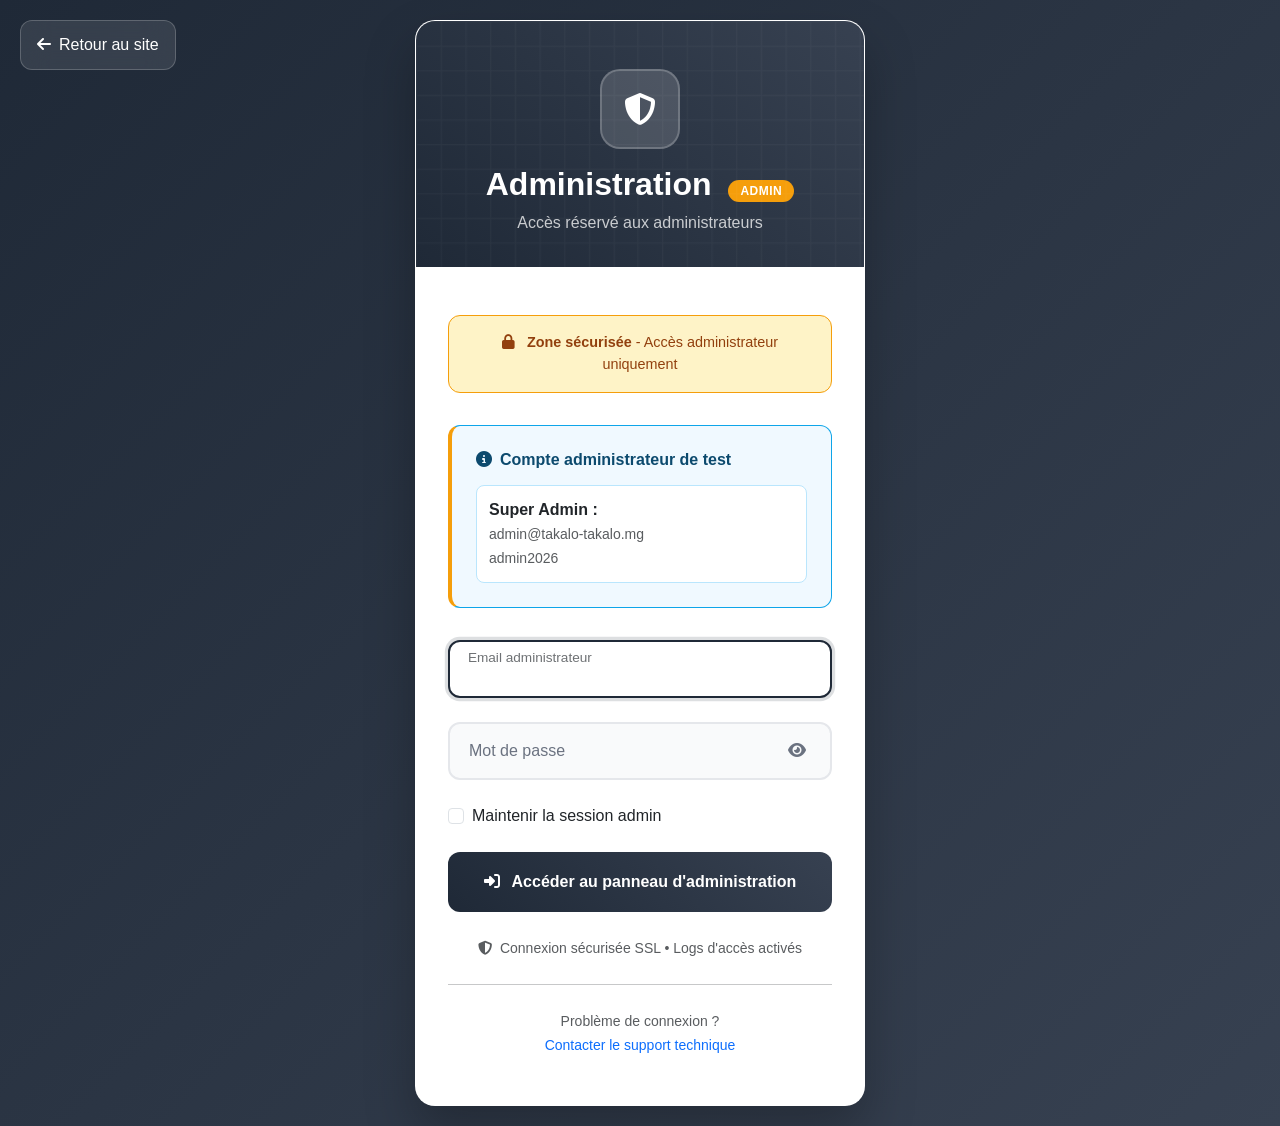
<file: public/admin-login.html>
<!DOCTYPE html>
<html lang="fr">
<head>
    <meta charset="UTF-8">
    <meta name="viewport" content="width=device-width, initial-scale=1.0">
    <title>Connexion Admin - Takalo-takalo</title>
    <link href="https://cdn.jsdelivr.net/npm/bootstrap@5.3.0/dist/css/bootstrap.min.css" rel="stylesheet">
    <link href="https://cdnjs.cloudflare.com/ajax/libs/font-awesome/6.4.0/css/all.min.css" rel="stylesheet">
    <style>
        :root {
            --primary-color: #1f2937;
            --secondary-color: #374151;
            --accent-color: #f59e0b;
            --danger-color: #ef4444;
        }

        body {
            background: linear-gradient(135deg, var(--primary-color) 0%, var(--secondary-color) 100%);
            min-height: 100vh;
            font-family: 'Inter', -apple-system, BlinkMacSystemFont, sans-serif;
        }

        .admin-container {
            min-height: 100vh;
            display: flex;
            align-items: center;
            justify-content: center;
            padding: 20px;
        }

        .admin-card {
            background: white;
            border-radius: 20px;
            box-shadow: 0 25px 50px rgba(0, 0, 0, 0.25);
            overflow: hidden;
            width: 100%;
            max-width: 450px;
            border: 1px solid rgba(255, 255, 255, 0.1);
        }

        .admin-header {
            background: linear-gradient(45deg, var(--primary-color), var(--secondary-color));
            color: white;
            padding: 3rem 2rem 2rem;
            text-align: center;
            position: relative;
        }

        .admin-header::before {
            content: '';
            position: absolute;
            top: 0;
            left: 0;
            right: 0;
            bottom: 0;
            background: url('data:image/svg+xml,<svg xmlns="http://www.w3.org/2000/svg" viewBox="0 0 100 100"><defs><pattern id="grid" width="10" height="10" patternUnits="userSpaceOnUse"><path d="M 10 0 L 0 0 0 10" fill="none" stroke="rgba(255,255,255,0.03)" stroke-width="1"/></pattern></defs><rect width="100" height="100" fill="url(%23grid)"/></svg>');
        }

        .admin-icon {
            width: 80px;
            height: 80px;
            background: rgba(255, 255, 255, 0.15);
            border-radius: 20px;
            display: flex;
            align-items: center;
            justify-content: center;
            font-size: 2rem;
            margin: 0 auto 1rem;
            border: 2px solid rgba(255, 255, 255, 0.2);
            position: relative;
            z-index: 2;
        }

        .admin-form {
            padding: 3rem 2rem;
            background: white;
        }

        .form-floating {
            margin-bottom: 1.5rem;
            position: relative;
        }

        .form-control {
            border: 2px solid #e5e7eb;
            border-radius: 12px;
            padding: 20px 20px 8px;
            font-size: 16px;
            transition: all 0.3s ease;
            background: #f9fafb;
        }

        .form-control:focus {
            border-color: var(--primary-color);
            box-shadow: 0 0 0 0.2rem rgba(31, 41, 55, 0.15);
            background: white;
        }

        .form-floating > label {
            padding: 1rem 1.25rem;
            color: #6b7280;
            font-weight: 500;
        }

        .btn-admin {
            background: linear-gradient(45deg, var(--primary-color), var(--secondary-color));
            border: none;
            border-radius: 12px;
            padding: 18px 30px;
            font-weight: 600;
            color: white;
            width: 100%;
            transition: all 0.3s ease;
            font-size: 16px;
            position: relative;
            overflow: hidden;
        }

        .btn-admin::before {
            content: '';
            position: absolute;
            top: 0;
            left: -100%;
            width: 100%;
            height: 100%;
            background: linear-gradient(90deg, transparent, rgba(255,255,255,0.2), transparent);
            transition: left 0.5s;
        }

        .btn-admin:hover::before {
            left: 100%;
        }

        .btn-admin:hover {
            transform: translateY(-2px);
            box-shadow: 0 10px 30px rgba(31, 41, 55, 0.3);
            color: white;
        }

        .back-home {
            position: fixed;
            top: 20px;
            left: 20px;
            background: rgba(255, 255, 255, 0.1);
            color: white;
            border: 1px solid rgba(255, 255, 255, 0.2);
            border-radius: 12px;
            padding: 12px 16px;
            text-decoration: none;
            backdrop-filter: blur(15px);
            transition: all 0.3s ease;
            font-weight: 500;
        }

        .back-home:hover {
            background: rgba(255, 255, 255, 0.2);
            color: white;
            text-decoration: none;
            transform: translateX(-5px);
        }

        .security-notice {
            background: #fef3c7;
            border: 1px solid #f59e0b;
            border-radius: 12px;
            padding: 1rem;
            margin-bottom: 2rem;
            font-size: 0.9rem;
            color: #92400e;
            text-align: center;
        }

        .demo-credentials {
            background: #f0f9ff;
            border: 1px solid #0ea5e9;
            border-radius: 12px;
            padding: 1.5rem;
            margin-bottom: 2rem;
            border-left: 4px solid var(--accent-color);
        }

        .demo-credentials h6 {
            color: #0c4a6e;
            margin-bottom: 1rem;
            font-weight: 600;
        }

        .credential-item {
            background: white;
            border-radius: 8px;
            padding: 0.75rem;
            margin-bottom: 0.5rem;
            border: 1px solid #bae6fd;
            cursor: pointer;
            transition: all 0.3s ease;
        }

        .credential-item:hover {
            background: #e0f2fe;
            transform: translateX(5px);
        }

        .credential-item:last-child {
            margin-bottom: 0;
        }

        .alert-demo {
            border-radius: 12px;
            border: none;
            margin-bottom: 20px;
            font-weight: 500;
        }

        .password-toggle {
            position: absolute;
            right: 20px;
            top: 50%;
            transform: translateY(-50%);
            background: none;
            border: none;
            color: #6b7280;
            cursor: pointer;
            z-index: 10;
            transition: all 0.3s ease;
        }

        .password-toggle:hover {
            color: var(--primary-color);
        }

        .admin-badge {
            background: var(--accent-color);
            color: white;
            padding: 4px 12px;
            border-radius: 20px;
            font-size: 0.75rem;
            font-weight: 600;
            text-transform: uppercase;
            letter-spacing: 0.5px;
            margin-left: 0.5rem;
        }

        .login-animation {
            opacity: 0;
            transform: translateY(30px);
            animation: slideInUp 0.6s ease forwards;
        }

        @keyframes slideInUp {
            to {
                opacity: 1;
                transform: translateY(0);
            }
        }

        .ripple {
            position: relative;
            overflow: hidden;
        }

        .ripple::after {
            content: '';
            position: absolute;
            top: 50%;
            left: 50%;
            width: 0;
            height: 0;
            border-radius: 50%;
            background: rgba(255, 255, 255, 0.3);
            transform: translate(-50%, -50%);
            transition: width 0.6s, height 0.6s;
        }

        .ripple:active::after {
            width: 300px;
            height: 300px;
        }

        @media (max-width: 768px) {
            .admin-card {
                margin: 10px;
            }
            
            .admin-header,
            .admin-form {
                padding: 2rem 1.5rem;
            }

            .admin-icon {
                width: 60px;
                height: 60px;
                font-size: 1.5rem;
            }
        }
    </style>
</head>
<body>
    <!-- Bouton retour -->
    <a href="index.html" class="back-home">
        <i class="fas fa-arrow-left me-2"></i>Retour au site
    </a>

    <div class="admin-container">
        <div class="admin-card login-animation">
            <!-- En-tête Admin -->
            <div class="admin-header">
                <div class="admin-icon">
                    <i class="fas fa-shield-alt"></i>
                </div>
                <h2 class="mb-2 fw-bold">
                    Administration
                    <span class="admin-badge">Admin</span>
                </h2>
                <p class="mb-0 opacity-75">Accès réservé aux administrateurs</p>
            </div>
            
            <!-- Formulaire -->
            <div class="admin-form">
                <!-- Notice de sécurité -->
                <div class="security-notice">
                    <i class="fas fa-lock me-2"></i>
                    <strong>Zone sécurisée</strong> - Accès administrateur uniquement
                </div>

                <!-- Informations de démo -->
                <div class="demo-credentials">
                    <h6>
                        <i class="fas fa-info-circle me-2"></i>Compte administrateur de test
                    </h6>
                    <div class="credential-item" onclick="fillAdminCredentials()">
                        <strong>Super Admin :</strong><br>
                        <small class="text-muted">admin@takalo-takalo.mg</small><br>
                        <small class="text-muted">admin2026</small>
                    </div>
                </div>

                <!-- Alertes -->
                <div class="alert alert-success alert-demo d-none" id="success-alert">
                    <i class="fas fa-check-circle me-2"></i>
                    Connexion administrateur réussie ! Redirection...
                </div>

                <div class="alert alert-danger alert-demo d-none" id="error-alert">
                    <i class="fas fa-exclamation-triangle me-2"></i>
                    Identifiants administrateur invalides.
                </div>

                <form id="admin-login-form">
                    <div class="form-floating">
                        <input type="email" class="form-control" id="admin-email" name="email" 
                               placeholder="admin@takalo-takalo.mg" required>
                        <label for="admin-email">Email administrateur</label>
                    </div>

                    <div class="form-floating position-relative">
                        <input type="password" class="form-control" id="admin-password" name="password" 
                               placeholder="Mot de passe" required style="padding-right: 60px;">
                        <label for="admin-password">Mot de passe</label>
                        <button type="button" class="password-toggle" onclick="toggleAdminPassword()">
                            <i class="fas fa-eye" id="admin-password-icon"></i>
                        </button>
                    </div>

                    <div class="form-check mb-4">
                        <input class="form-check-input" type="checkbox" id="admin-remember">
                        <label class="form-check-label" for="admin-remember">
                            Maintenir la session admin
                        </label>
                    </div>

                    <button type="submit" class="btn btn-admin ripple">
                        <i class="fas fa-sign-in-alt me-2"></i>
                        Accéder au panneau d'administration
                    </button>
                </form>

                <div class="text-center mt-4">
                    <small class="text-muted">
                        <i class="fas fa-shield-alt me-1"></i>
                        Connexion sécurisée SSL • Logs d'accès activés
                    </small>
                </div>

                <hr class="my-4">

                <div class="text-center">
                    <small class="text-muted">
                        Problème de connexion ?<br>
                        <a href="mailto:support@takalo-takalo.mg" class="text-decoration-none">
                            Contacter le support technique
                        </a>
                    </small>
                </div>
            </div>
        </div>
    </div>

    <script src="https://cdn.jsdelivr.net/npm/bootstrap@5.3.0/dist/js/bootstrap.bundle.min.js"></script>
    <script>
        // Toggle password visibility
        function toggleAdminPassword() {
            const passwordInput = document.getElementById('admin-password');
            const passwordIcon = document.getElementById('admin-password-icon');
            
            if (passwordInput.type === 'password') {
                passwordInput.type = 'text';
                passwordIcon.classList.remove('fa-eye');
                passwordIcon.classList.add('fa-eye-slash');
            } else {
                passwordInput.type = 'password';
                passwordIcon.classList.remove('fa-eye-slash');
                passwordIcon.classList.add('fa-eye');
            }
        }

        // Remplir automatiquement les identifiants admin
        function fillAdminCredentials() {
            document.getElementById('admin-email').value = 'admin@takalo-takalo.mg';
            document.getElementById('admin-password').value = 'admin2026';
            
            // Animation de focus
            document.getElementById('admin-email').focus();
            setTimeout(() => {
                document.getElementById('admin-password').focus();
            }, 300);
        }

        // Gestionnaire du formulaire admin
        document.getElementById('admin-login-form').addEventListener('submit', function(e) {
            e.preventDefault();
            
            const email = document.getElementById('admin-email').value;
            const password = document.getElementById('admin-password').value;
            
            // Vérification des identifiants admin
            if (email === 'admin@takalo-takalo.mg' && password === 'admin2026') {
                
                // Masquer l'alerte d'erreur
                document.getElementById('error-alert').classList.add('d-none');
                
                // Afficher l'alerte de succès
                document.getElementById('success-alert').classList.remove('d-none');
                
                // Animation de chargement sur le bouton
                const submitBtn = document.querySelector('.btn-admin');
                const originalText = submitBtn.innerHTML;
                submitBtn.innerHTML = '<i class="fas fa-spinner fa-spin me-2"></i>Connexion en cours...';
                submitBtn.disabled = true;
                
                // Simulation de redirection
                setTimeout(() => {
                    window.location.href = 'admin-dashboard.html';
                }, 2500);
                
            } else {
                // Masquer l'alerte de succès
                document.getElementById('success-alert').classList.add('d-none');
                
                // Afficher l'alerte d'erreur
                document.getElementById('error-alert').classList.remove('d-none');
                
                // Animation de secousse
                const form = document.getElementById('admin-login-form');
                form.style.animation = 'shake 0.5s ease-in-out';
                setTimeout(() => {
                    form.style.animation = '';
                }, 500);
            }
        });

        // Animation de secousse CSS
        const style = document.createElement('style');
        style.textContent = `
            @keyframes shake {
                0%, 100% { transform: translateX(0); }
                25% { transform: translateX(-10px); }
                75% { transform: translateX(10px); }
            }
        `;
        document.head.appendChild(style);

        // Effet de particles en arrière-plan
        function createParticle() {
            const particle = document.createElement('div');
            particle.style.cssText = `
                position: fixed;
                width: 4px;
                height: 4px;
                background: rgba(255, 255, 255, 0.1);
                border-radius: 50%;
                pointer-events: none;
                top: ${Math.random() * 100}vh;
                left: ${Math.random() * 100}vw;
                animation: float ${3 + Math.random() * 4}s ease-in-out infinite;
                z-index: 1;
            `;
            document.body.appendChild(particle);
            
            setTimeout(() => {
                particle.remove();
            }, 7000);
        }

        // Créer des particules périodiquement
        setInterval(createParticle, 2000);

        // Animation float pour les particules
        const floatStyle = document.createElement('style');
        floatStyle.textContent = `
            @keyframes float {
                0%, 100% { transform: translateY(0px); opacity: 0; }
                50% { transform: translateY(-20px); opacity: 1; }
            }
        `;
        document.head.appendChild(floatStyle);

        // Animation d'entrée de la carte
        document.addEventListener('DOMContentLoaded', function() {
            setTimeout(() => {
                document.querySelector('.login-animation').style.animationDelay = '0.2s';
            }, 100);
        });

        // Effet de focus automatique
        document.addEventListener('DOMContentLoaded', function() {
            setTimeout(() => {
                document.getElementById('admin-email').focus();
            }, 800);
        });
    </script>
</body>
</html>
</file>
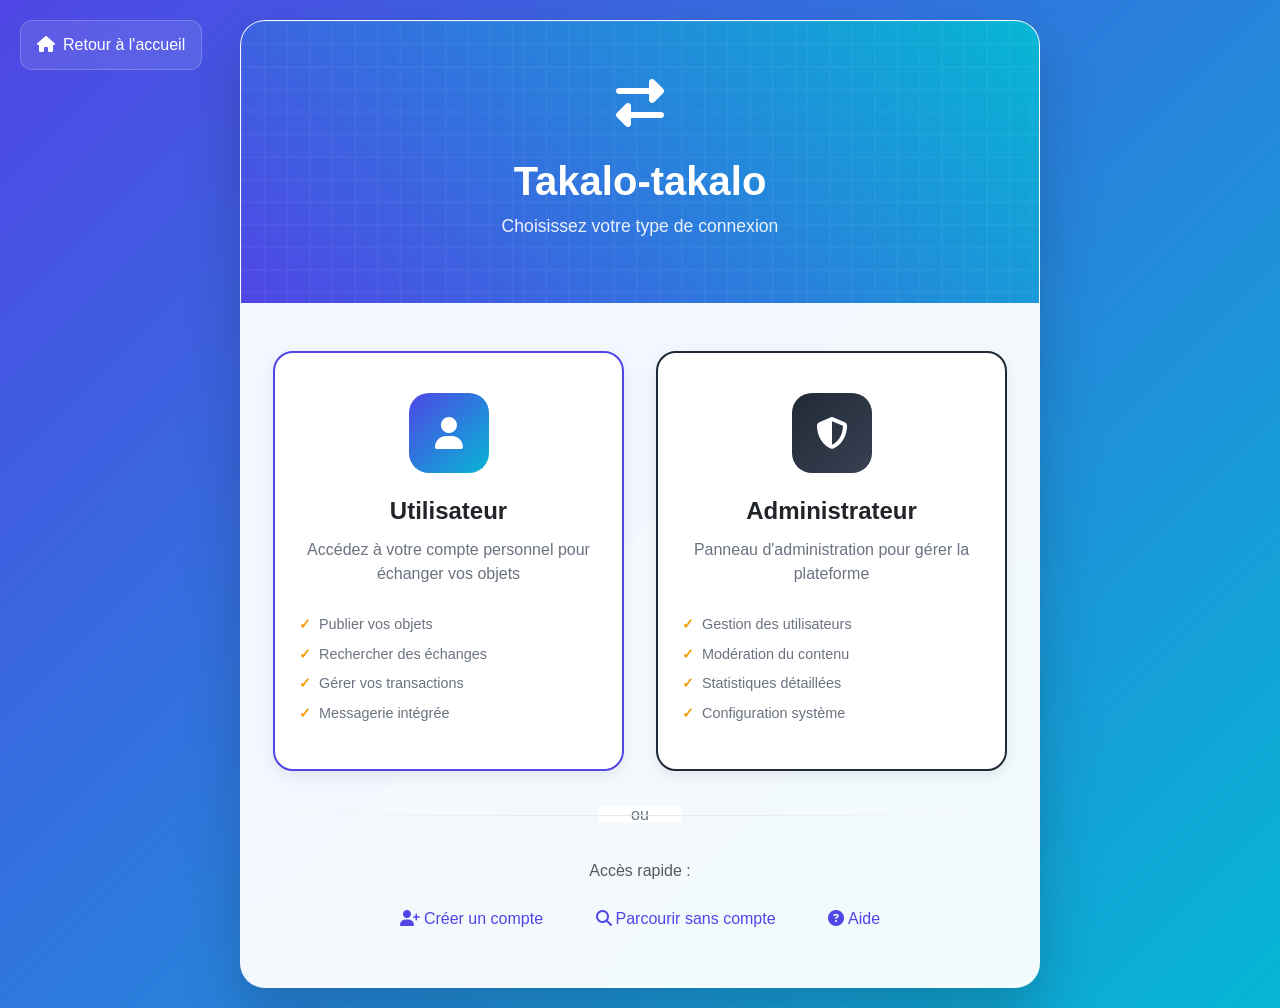
<file: public/login-selector.html>
<!DOCTYPE html>
<html lang="fr">
<head>
    <meta charset="UTF-8">
    <meta name="viewport" content="width=device-width, initial-scale=1.0">
    <title>Connexion - Takalo-takalo</title>
    <link href="https://cdn.jsdelivr.net/npm/bootstrap@5.3.0/dist/css/bootstrap.min.css" rel="stylesheet">
    <link href="https://cdnjs.cloudflare.com/ajax/libs/font-awesome/6.4.0/css/all.min.css" rel="stylesheet">
    <style>
        :root {
            --primary-color: #4f46e5;
            --secondary-color: #06b6d4;
            --accent-color: #f59e0b;
            --admin-color: #1f2937;
        }

        body {
            background: linear-gradient(135deg, var(--primary-color) 0%, var(--secondary-color) 100%);
            min-height: 100vh;
            font-family: 'Inter', -apple-system, BlinkMacSystemFont, sans-serif;
        }

        .login-selector-container {
            min-height: 100vh;
            display: flex;
            align-items: center;
            justify-content: center;
            padding: 20px;
        }

        .selector-card {
            background: rgba(255, 255, 255, 0.95);
            backdrop-filter: blur(20px);
            border-radius: 25px;
            box-shadow: 0 30px 60px rgba(0, 0, 0, 0.2);
            overflow: hidden;
            width: 100%;
            max-width: 800px;
            border: 1px solid rgba(255, 255, 255, 0.2);
        }

        .selector-header {
            background: linear-gradient(45deg, var(--primary-color), var(--secondary-color));
            color: white;
            padding: 3rem 2rem;
            text-align: center;
            position: relative;
        }

        .selector-header::before {
            content: '';
            position: absolute;
            top: 0;
            left: 0;
            right: 0;
            bottom: 0;
            background: url('data:image/svg+xml,<svg xmlns="http://www.w3.org/2000/svg" viewBox="0 0 100 100"><defs><pattern id="grid" width="8" height="8" patternUnits="userSpaceOnUse"><path d="M 8 0 L 0 0 0 8" fill="none" stroke="rgba(255,255,255,0.05)" stroke-width="1"/></pattern></defs><rect width="100" height="100" fill="url(%23grid)"/></svg>');
        }

        .brand-logo {
            font-size: 3rem;
            margin-bottom: 1rem;
            position: relative;
            z-index: 2;
        }

        .brand-title {
            font-size: 2.5rem;
            font-weight: 700;
            margin-bottom: 0.5rem;
            position: relative;
            z-index: 2;
        }

        .brand-subtitle {
            opacity: 0.9;
            font-size: 1.1rem;
            position: relative;
            z-index: 2;
        }

        .selector-body {
            padding: 3rem 2rem;
        }

        .login-options {
            display: grid;
            grid-template-columns: 1fr 1fr;
            gap: 2rem;
            margin-bottom: 2rem;
        }

        .login-option {
            background: white;
            border: 2px solid #e5e7eb;
            border-radius: 20px;
            padding: 2.5rem 1.5rem;
            text-align: center;
            text-decoration: none;
            color: inherit;
            transition: all 0.4s cubic-bezier(0.175, 0.885, 0.32, 1.275);
            position: relative;
            overflow: hidden;
            box-shadow: 0 5px 15px rgba(0, 0, 0, 0.08);
        }

        .login-option::before {
            content: '';
            position: absolute;
            top: 0;
            left: -100%;
            width: 100%;
            height: 100%;
            background: linear-gradient(90deg, transparent, rgba(255,255,255,0.4), transparent);
            transition: left 0.5s;
        }

        .login-option:hover::before {
            left: 100%;
        }

        .login-option:hover {
            transform: translateY(-10px) scale(1.02);
            box-shadow: 0 20px 40px rgba(0, 0, 0, 0.15);
            text-decoration: none;
            color: inherit;
        }

        .user-option {
            border-color: var(--primary-color);
        }

        .user-option:hover {
            background: linear-gradient(135deg, var(--primary-color), var(--secondary-color));
            color: white;
        }

        .admin-option {
            border-color: var(--admin-color);
        }

        .admin-option:hover {
            background: linear-gradient(135deg, var(--admin-color), #374151);
            color: white;
        }

        .option-icon {
            width: 80px;
            height: 80px;
            border-radius: 20px;
            display: flex;
            align-items: center;
            justify-content: center;
            font-size: 2rem;
            margin: 0 auto 1.5rem;
            transition: all 0.3s ease;
        }

        .user-option .option-icon {
            background: linear-gradient(135deg, var(--primary-color), var(--secondary-color));
            color: white;
        }

        .admin-option .option-icon {
            background: linear-gradient(135deg, var(--admin-color), #374151);
            color: white;
        }

        .option-title {
            font-size: 1.5rem;
            font-weight: 700;
            margin-bottom: 0.75rem;
        }

        .option-description {
            color: #6b7280;
            margin-bottom: 1.5rem;
            line-height: 1.5;
        }

        .login-option:hover .option-description {
            color: rgba(255, 255, 255, 0.9);
        }

        .option-features {
            list-style: none;
            padding: 0;
            margin: 0;
            text-align: left;
        }

        .option-features li {
            padding: 0.25rem 0;
            font-size: 0.9rem;
            color: #6b7280;
        }

        .option-features li::before {
            content: '✓';
            color: var(--accent-color);
            font-weight: bold;
            margin-right: 0.5rem;
        }

        .login-option:hover .option-features li {
            color: rgba(255, 255, 255, 0.8);
        }

        .login-option:hover .option-features li::before {
            color: var(--accent-color);
        }

        .back-home {
            position: fixed;
            top: 20px;
            left: 20px;
            background: rgba(255, 255, 255, 0.1);
            color: white;
            border: 1px solid rgba(255, 255, 255, 0.2);
            border-radius: 12px;
            padding: 12px 16px;
            text-decoration: none;
            backdrop-filter: blur(15px);
            transition: all 0.3s ease;
            font-weight: 500;
        }

        .back-home:hover {
            background: rgba(255, 255, 255, 0.2);
            color: white;
            text-decoration: none;
            transform: translateX(-5px);
        }

        .divider {
            text-align: center;
            margin: 2rem 0;
            position: relative;
        }

        .divider::before {
            content: '';
            position: absolute;
            top: 50%;
            left: 0;
            right: 0;
            height: 1px;
            background: linear-gradient(90deg, transparent, #e5e7eb, transparent);
        }

        .divider span {
            background: rgba(255, 255, 255, 0.95);
            padding: 0 2rem;
            color: #6b7280;
            font-weight: 500;
        }

        .quick-access {
            text-align: center;
        }

        .quick-link {
            color: var(--primary-color);
            text-decoration: none;
            font-weight: 500;
            padding: 0.5rem 1rem;
            border-radius: 8px;
            transition: all 0.3s ease;
            display: inline-block;
            margin: 0 0.5rem;
        }

        .quick-link:hover {
            background: var(--primary-color);
            color: white;
            text-decoration: none;
        }

        @media (max-width: 768px) {
            .login-options {
                grid-template-columns: 1fr;
                gap: 1.5rem;
            }
            
            .selector-card {
                margin: 10px;
            }
            
            .selector-header,
            .selector-body {
                padding: 2rem 1.5rem;
            }

            .brand-title {
                font-size: 2rem;
            }

            .login-option {
                padding: 2rem 1rem;
            }

            .option-icon {
                width: 60px;
                height: 60px;
                font-size: 1.5rem;
            }
        }

        .pulse-animation {
            animation: pulse 2s infinite;
        }

        @keyframes pulse {
            0% { transform: scale(1); }
            50% { transform: scale(1.05); }
            100% { transform: scale(1); }
        }

        .fade-in {
            animation: fadeInUp 0.8s ease-out;
        }

        @keyframes fadeInUp {
            from {
                opacity: 0;
                transform: translateY(30px);
            }
            to {
                opacity: 1;
                transform: translateY(0);
            }
        }
    </style>
</head>
<body>
    <!-- Bouton retour -->
    <a href="index.html" class="back-home">
        <i class="fas fa-home me-2"></i>Retour à l'accueil
    </a>

    <div class="login-selector-container">
        <div class="selector-card fade-in">
            <!-- En-tête -->
            <div class="selector-header">
                <div class="brand-logo">
                    <i class="fas fa-exchange-alt"></i>
                </div>
                <h1 class="brand-title">Takalo-takalo</h1>
                <p class="brand-subtitle">Choisissez votre type de connexion</p>
            </div>
            
            <!-- Options de connexion -->
            <div class="selector-body">
                <div class="login-options">
                    <!-- Option Utilisateur -->
                    <a href="user-login.html" class="login-option user-option">
                        <div class="option-icon">
                            <i class="fas fa-user"></i>
                        </div>
                        <h3 class="option-title">Utilisateur</h3>
                        <p class="option-description">
                            Accédez à votre compte personnel pour échanger vos objets
                        </p>
                        <ul class="option-features">
                            <li>Publier vos objets</li>
                            <li>Rechercher des échanges</li>
                            <li>Gérer vos transactions</li>
                            <li>Messagerie intégrée</li>
                        </ul>
                    </a>

                    <!-- Option Admin -->
                    <a href="admin-login.html" class="login-option admin-option">
                        <div class="option-icon">
                            <i class="fas fa-shield-alt"></i>
                        </div>
                        <h3 class="option-title">Administrateur</h3>
                        <p class="option-description">
                            Panneau d'administration pour gérer la plateforme
                        </p>
                        <ul class="option-features">
                            <li>Gestion des utilisateurs</li>
                            <li>Modération du contenu</li>
                            <li>Statistiques détaillées</li>
                            <li>Configuration système</li>
                        </ul>
                    </a>
                </div>

                <!-- Séparateur -->
                <div class="divider">
                    <span>ou</span>
                </div>

                <!-- Accès rapide -->
                <div class="quick-access">
                    <p class="mb-3 text-muted">Accès rapide :</p>
                    <a href="register.html" class="quick-link">
                        <i class="fas fa-user-plus me-1"></i>Créer un compte
                    </a>
                    <a href="objects.html" class="quick-link">
                        <i class="fas fa-search me-1"></i>Parcourir sans compte
                    </a>
                    <a href="index.html#contact" class="quick-link">
                        <i class="fas fa-question-circle me-1"></i>Aide
                    </a>
                </div>
            </div>
        </div>
    </div>

    <script src="https://cdn.jsdelivr.net/npm/bootstrap@5.3.0/dist/js/bootstrap.bundle.min.js"></script>
    <script>
        // Animation au survol des options
        document.querySelectorAll('.login-option').forEach(option => {
            option.addEventListener('mouseenter', function() {
                this.querySelector('.option-icon').classList.add('pulse-animation');
            });
            
            option.addEventListener('mouseleave', function() {
                this.querySelector('.option-icon').classList.remove('pulse-animation');
            });
        });

        // Effet de particules flottantes
        function createFloatingParticle() {
            const particle = document.createElement('div');
            particle.style.cssText = `
                position: fixed;
                width: 6px;
                height: 6px;
                background: rgba(255, 255, 255, 0.2);
                border-radius: 50%;
                pointer-events: none;
                top: ${Math.random() * 100}vh;
                left: ${Math.random() * 100}vw;
                animation: floatUp ${4 + Math.random() * 3}s ease-out forwards;
                z-index: 1;
            `;
            document.body.appendChild(particle);
            
            setTimeout(() => {
                if (particle.parentNode) {
                    particle.remove();
                }
            }, 7000);
        }

        // Créer des particules périodiquement
        setInterval(createFloatingParticle, 3000);

        // Animation CSS pour les particules
        const particleStyle = document.createElement('style');
        particleStyle.textContent = `
            @keyframes floatUp {
                0% { 
                    opacity: 0;
                    transform: translateY(0px) scale(0);
                }
                20% {
                    opacity: 1;
                    transform: translateY(-20px) scale(1);
                }
                100% { 
                    opacity: 0;
                    transform: translateY(-100px) scale(0.5);
                }
            }
        `;
        document.head.appendChild(particleStyle);

        // Effet de clic avec ondulation
        document.querySelectorAll('.login-option').forEach(option => {
            option.addEventListener('click', function(e) {
                // Créer l'effet d'ondulation
                const ripple = document.createElement('div');
                const rect = this.getBoundingClientRect();
                const size = Math.max(rect.width, rect.height);
                const x = e.clientX - rect.left - size / 2;
                const y = e.clientY - rect.top - size / 2;
                
                ripple.style.cssText = `
                    position: absolute;
                    width: ${size}px;
                    height: ${size}px;
                    background: rgba(255, 255, 255, 0.3);
                    border-radius: 50%;
                    left: ${x}px;
                    top: ${y}px;
                    transform: scale(0);
                    animation: ripple 0.6s ease-out;
                    pointer-events: none;
                `;
                
                this.appendChild(ripple);
                
                setTimeout(() => {
                    ripple.remove();
                }, 600);
            });
        });

        // Animation d'ondulation
        const rippleStyle = document.createElement('style');
        rippleStyle.textContent = `
            @keyframes ripple {
                to {
                    transform: scale(2);
                    opacity: 0;
                }
            }
        `;
        document.head.appendChild(rippleStyle);

        // Animation d'entrée séquentielle
        document.addEventListener('DOMContentLoaded', function() {
            const options = document.querySelectorAll('.login-option');
            options.forEach((option, index) => {
                option.style.opacity = '0';
                option.style.transform = 'translateY(30px)';
                
                setTimeout(() => {
                    option.style.transition = 'all 0.6s cubic-bezier(0.175, 0.885, 0.32, 1.275)';
                    option.style.opacity = '1';
                    option.style.transform = 'translateY(0)';
                }, 500 + (index * 200));
            });
        });
    </script>
</body>
</html>
</file>
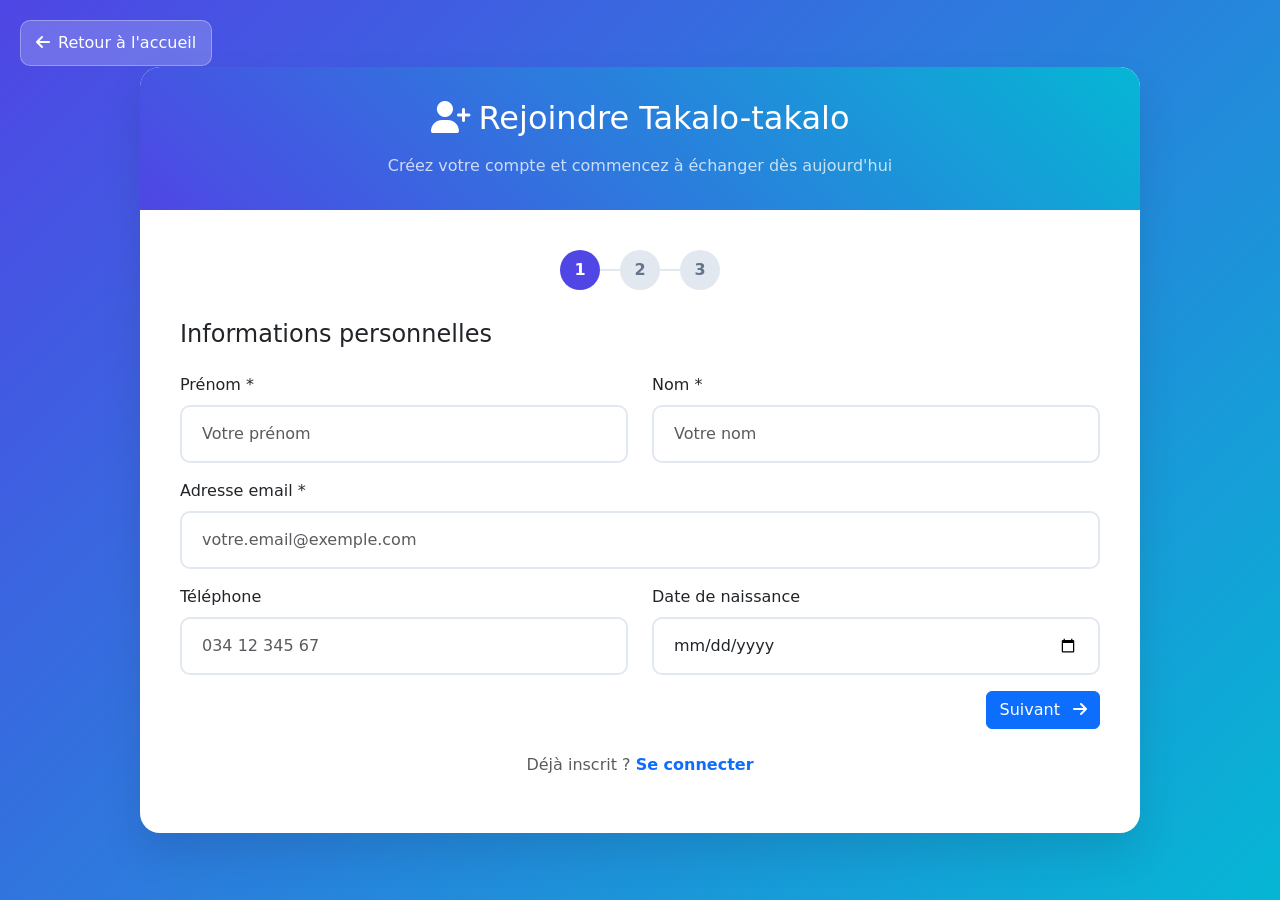
<file: public/register.html>
<!DOCTYPE html>
<html lang="fr">
<head>
    <meta charset="UTF-8">
    <meta name="viewport" content="width=device-width, initial-scale=1.0">
    <title>Inscription - Takalo-takalo</title>
    <link href="https://cdn.jsdelivr.net/npm/bootstrap@5.3.0/dist/css/bootstrap.min.css" rel="stylesheet">
    <link href="https://cdnjs.cloudflare.com/ajax/libs/font-awesome/6.4.0/css/all.min.css" rel="stylesheet">
    <style>
        :root {
            --primary-color: #4f46e5;
            --secondary-color: #06b6d4;
            --accent-color: #f59e0b;
            --success-color: #10b981;
        }

        body {
            background: linear-gradient(135deg, var(--primary-color) 0%, var(--secondary-color) 100%);
            min-height: 100vh;
        }

        .register-container {
            min-height: 100vh;
            padding: 40px 20px;
            display: flex;
            align-items: center;
            justify-content: center;
        }

        .register-card {
            background: white;
            border-radius: 20px;
            box-shadow: 0 20px 40px rgba(0, 0, 0, 0.1);
            overflow: hidden;
            width: 100%;
            max-width: 1000px;
        }

        .register-header {
            background: linear-gradient(45deg, var(--primary-color), var(--secondary-color));
            color: white;
            padding: 2rem;
            text-align: center;
        }

        .register-form {
            padding: 2.5rem;
        }

        .form-control {
            border: 2px solid #e2e8f0;
            border-radius: 10px;
            padding: 15px 20px;
            font-size: 16px;
            transition: all 0.3s ease;
        }

        .form-control:focus {
            border-color: var(--primary-color);
            box-shadow: 0 0 0 0.2rem rgba(79, 70, 229, 0.25);
        }

        .form-select {
            border: 2px solid #e2e8f0;
            border-radius: 10px;
            padding: 15px 20px;
            font-size: 16px;
        }

        .form-select:focus {
            border-color: var(--primary-color);
            box-shadow: 0 0 0 0.2rem rgba(79, 70, 229, 0.25);
        }

        .btn-register {
            background: linear-gradient(45deg, var(--primary-color), var(--secondary-color));
            border: none;
            border-radius: 10px;
            padding: 15px 30px;
            font-weight: 600;
            color: white;
            width: 100%;
            transition: all 0.3s ease;
        }

        .btn-register:hover {
            transform: translateY(-2px);
            box-shadow: 0 8px 25px rgba(79, 70, 229, 0.3);
            color: white;
        }

        .password-strength {
            height: 4px;
            background: #e2e8f0;
            border-radius: 2px;
            margin-top: 5px;
            overflow: hidden;
        }

        .password-strength-bar {
            height: 100%;
            transition: all 0.3s ease;
            width: 0%;
        }

        .strength-weak { background: #ef4444; width: 25%; }
        .strength-fair { background: #f97316; width: 50%; }
        .strength-good { background: #eab308; width: 75%; }
        .strength-strong { background: #22c55e; width: 100%; }

        .back-home {
            position: fixed;
            top: 20px;
            left: 20px;
            background: rgba(255, 255, 255, 0.2);
            color: white;
            border: 1px solid rgba(255, 255, 255, 0.3);
            border-radius: 10px;
            padding: 10px 15px;
            text-decoration: none;
            backdrop-filter: blur(10px);
            transition: all 0.3s ease;
        }

        .back-home:hover {
            background: rgba(255, 255, 255, 0.3);
            color: white;
            text-decoration: none;
        }

        .step-indicator {
            display: flex;
            justify-content: center;
            margin-bottom: 30px;
        }

        .step {
            width: 40px;
            height: 40px;
            border-radius: 50%;
            background: #e2e8f0;
            color: #64748b;
            display: flex;
            align-items: center;
            justify-content: center;
            font-weight: bold;
            margin: 0 10px;
            position: relative;
        }

        .step.active {
            background: var(--primary-color);
            color: white;
        }

        .step.completed {
            background: var(--success-color);
            color: white;
        }

        .step::after {
            content: '';
            position: absolute;
            top: 50%;
            left: 100%;
            width: 20px;
            height: 2px;
            background: #e2e8f0;
            transform: translateY(-50%);
        }

        .step:last-child::after {
            display: none;
        }

        .step.completed::after {
            background: var(--success-color);
        }

        .form-step {
            display: none;
        }

        .form-step.active {
            display: block;
            animation: slideIn 0.3s ease;
        }

        @keyframes slideIn {
            from {
                opacity: 0;
                transform: translateX(30px);
            }
            to {
                opacity: 1;
                transform: translateX(0);
            }
        }

        .alert-demo {
            border-radius: 10px;
            border: none;
        }

        @media (max-width: 768px) {
            .register-card {
                margin: 10px;
            }
            
            .register-form {
                padding: 1.5rem;
            }

            .step {
                width: 30px;
                height: 30px;
                font-size: 14px;
                margin: 0 5px;
            }
        }
    </style>
</head>
<body>
    <!-- Bouton retour -->
    <a href="index.html" class="back-home">
        <i class="fas fa-arrow-left me-2"></i>Retour à l'accueil
    </a>

    <div class="register-container">
        <div class="register-card">
            <!-- En-tête -->
            <div class="register-header">
                <h2 class="mb-3">
                    <i class="fas fa-user-plus me-2"></i>Rejoindre Takalo-takalo
                </h2>
                <p class="mb-0 opacity-75">Créez votre compte et commencez à échanger dès aujourd'hui</p>
            </div>
            
            <!-- Formulaire -->
            <div class="register-form">
                <!-- Indicateur d'étapes -->
                <div class="step-indicator">
                    <div class="step active" data-step="1">1</div>
                    <div class="step" data-step="2">2</div>
                    <div class="step" data-step="3">3</div>
                </div>

                <!-- Alertes -->
                <div class="alert alert-success alert-demo d-none" id="success-alert">
                    <i class="fas fa-check-circle me-2"></i>
                    Inscription réussie ! Un email de confirmation vous a été envoyé.
                </div>

                <div class="alert alert-danger alert-demo d-none" id="error-alert">
                    <i class="fas fa-exclamation-triangle me-2"></i>
                    <span id="error-message">Une erreur s'est produite.</span>
                </div>

                <form id="register-form">
                    <!-- Étape 1: Informations personnelles -->
                    <div class="form-step active" id="step-1">
                        <h4 class="mb-4">Informations personnelles</h4>
                        
                        <div class="row">
                            <div class="col-md-6 mb-3">
                                <label for="prenom" class="form-label">Prénom *</label>
                                <input type="text" class="form-control" id="prenom" name="prenom" 
                                       placeholder="Votre prénom" required>
                            </div>
                            <div class="col-md-6 mb-3">
                                <label for="nom" class="form-label">Nom *</label>
                                <input type="text" class="form-control" id="nom" name="nom" 
                                       placeholder="Votre nom" required>
                            </div>
                        </div>

                        <div class="mb-3">
                            <label for="email" class="form-label">Adresse email *</label>
                            <input type="email" class="form-control" id="email" name="email" 
                                   placeholder="votre.email@exemple.com" required>
                            <div class="invalid-feedback" id="email-feedback"></div>
                        </div>

                        <div class="row">
                            <div class="col-md-6 mb-3">
                                <label for="telephone" class="form-label">Téléphone</label>
                                <input type="tel" class="form-control" id="telephone" name="telephone" 
                                       placeholder="034 12 345 67">
                            </div>
                            <div class="col-md-6 mb-3">
                                <label for="date_naissance" class="form-label">Date de naissance</label>
                                <input type="date" class="form-control" id="date_naissance" name="date_naissance">
                            </div>
                        </div>

                        <div class="text-end">
                            <button type="button" class="btn btn-primary" onclick="nextStep(1)">
                                Suivant <i class="fas fa-arrow-right ms-2"></i>
                            </button>
                        </div>
                    </div>

                    <!-- Étape 2: Sécurité -->
                    <div class="form-step" id="step-2">
                        <h4 class="mb-4">Sécurité du compte</h4>
                        
                        <div class="mb-3">
                            <label for="password" class="form-label">Mot de passe *</label>
                            <input type="password" class="form-control" id="password" name="password" 
                                   placeholder="Créez un mot de passe sécurisé" required>
                            <div class="password-strength">
                                <div class="password-strength-bar" id="strength-bar"></div>
                            </div>
                            <small class="text-muted" id="strength-text">
                                Minimum 8 caractères avec lettres, chiffres et caractères spéciaux
                            </small>
                        </div>

                        <div class="mb-3">
                            <label for="confirm_password" class="form-label">Confirmer le mot de passe *</label>
                            <input type="password" class="form-control" id="confirm_password" name="confirm_password" 
                                   placeholder="Retapez votre mot de passe" required>
                            <div class="invalid-feedback" id="password-feedback"></div>
                        </div>

                        <div class="mb-4">
                            <label for="question_securite" class="form-label">Question de sécurité</label>
                            <select class="form-select" id="question_securite" name="question_securite">
                                <option value="">Choisir une question</option>
                                <option value="animal">Quel est le nom de votre premier animal de compagnie ?</option>
                                <option value="ville">Dans quelle ville êtes-vous né(e) ?</option>
                                <option value="ecole">Quel était le nom de votre école primaire ?</option>
                                <option value="livre">Quel est le titre de votre livre préféré ?</option>
                            </select>
                        </div>

                        <div class="mb-3">
                            <label for="reponse_securite" class="form-label">Réponse à la question</label>
                            <input type="text" class="form-control" id="reponse_securite" name="reponse_securite" 
                                   placeholder="Votre réponse">
                        </div>

                        <div class="d-flex justify-content-between">
                            <button type="button" class="btn btn-secondary" onclick="prevStep(2)">
                                <i class="fas fa-arrow-left me-2"></i>Précédent
                            </button>
                            <button type="button" class="btn btn-primary" onclick="nextStep(2)">
                                Suivant <i class="fas fa-arrow-right ms-2"></i>
                            </button>
                        </div>
                    </div>

                    <!-- Étape 3: Localisation et préférences -->
                    <div class="form-step" id="step-3">
                        <h4 class="mb-4">Localisation et préférences</h4>
                        
                        <div class="row">
                            <div class="col-md-6 mb-3">
                                <label for="ville" class="form-label">Ville *</label>
                                <select class="form-select" id="ville" name="ville" required>
                                    <option value="">Choisir votre ville</option>
                                    <option value="Antananarivo">Antananarivo</option>
                                    <option value="Antsirabe">Antsirabe</option>
                                    <option value="Fianarantsoa">Fianarantsoa</option>
                                    <option value="Mahajanga">Mahajanga</option>
                                    <option value="Toamasina">Toamasina</option>
                                    <option value="Antsiranana">Antsiranana</option>
                                    <option value="Toliara">Toliara</option>
                                </select>
                            </div>
                            <div class="col-md-6 mb-3">
                                <label for="quartier" class="form-label">Quartier</label>
                                <input type="text" class="form-control" id="quartier" name="quartier" 
                                       placeholder="Votre quartier">
                            </div>
                        </div>

                        <div class="mb-3">
                            <label class="form-label">Catégories d'intérêt</label>
                            <div class="row">
                                <div class="col-md-4 col-sm-6 mb-2">
                                    <div class="form-check">
                                        <input class="form-check-input" type="checkbox" id="cat-vetements" name="categories[]" value="vetements">
                                        <label class="form-check-label" for="cat-vetements">
                                            <i class="fas fa-tshirt me-1"></i>Vêtements
                                        </label>
                                    </div>
                                </div>
                                <div class="col-md-4 col-sm-6 mb-2">
                                    <div class="form-check">
                                        <input class="form-check-input" type="checkbox" id="cat-livres" name="categories[]" value="livres">
                                        <label class="form-check-label" for="cat-livres">
                                            <i class="fas fa-book me-1"></i>Livres
                                        </label>
                                    </div>
                                </div>
                                <div class="col-md-4 col-sm-6 mb-2">
                                    <div class="form-check">
                                        <input class="form-check-input" type="checkbox" id="cat-electronique" name="categories[]" value="electronique">
                                        <label class="form-check-label" for="cat-electronique">
                                            <i class="fas fa-laptop me-1"></i>Électronique
                                        </label>
                                    </div>
                                </div>
                                <div class="col-md-4 col-sm-6 mb-2">
                                    <div class="form-check">
                                        <input class="form-check-input" type="checkbox" id="cat-sports" name="categories[]" value="sports">
                                        <label class="form-check-label" for="cat-sports">
                                            <i class="fas fa-football-ball me-1"></i>Sports
                                        </label>
                                    </div>
                                </div>
                                <div class="col-md-4 col-sm-6 mb-2">
                                    <div class="form-check">
                                        <input class="form-check-input" type="checkbox" id="cat-maison" name="categories[]" value="maison">
                                        <label class="form-check-label" for="cat-maison">
                                            <i class="fas fa-home me-1"></i>Maison
                                        </label>
                                    </div>
                                </div>
                                <div class="col-md-4 col-sm-6 mb-2">
                                    <div class="form-check">
                                        <input class="form-check-input" type="checkbox" id="cat-dvd" name="categories[]" value="dvd">
                                        <label class="form-check-label" for="cat-dvd">
                                            <i class="fas fa-compact-disc me-1"></i>DVD/Blu-ray
                                        </label>
                                    </div>
                                </div>
                            </div>
                        </div>

                        <div class="mb-4">
                            <div class="form-check">
                                <input class="form-check-input" type="checkbox" id="notifications" name="notifications" checked>
                                <label class="form-check-label" for="notifications">
                                    Recevoir des notifications par email
                                </label>
                            </div>
                            <div class="form-check">
                                <input class="form-check-input" type="checkbox" id="newsletter" name="newsletter">
                                <label class="form-check-label" for="newsletter">
                                    S'abonner à la newsletter
                                </label>
                            </div>
                        </div>

                        <div class="mb-4">
                            <div class="form-check">
                                <input class="form-check-input" type="checkbox" id="terms" name="terms" required>
                                <label class="form-check-label" for="terms">
                                    J'accepte les <a href="#" data-bs-toggle="modal" data-bs-target="#termsModal">conditions d'utilisation</a> 
                                    et la <a href="#" data-bs-toggle="modal" data-bs-target="#privacyModal">politique de confidentialité</a> *
                                </label>
                            </div>
                        </div>

                        <div class="d-flex justify-content-between">
                            <button type="button" class="btn btn-secondary" onclick="prevStep(3)">
                                <i class="fas fa-arrow-left me-2"></i>Précédent
                            </button>
                            <button type="submit" class="btn btn-register">
                                <i class="fas fa-user-plus me-2"></i>Créer mon compte
                            </button>
                        </div>
                    </div>
                </form>

                <div class="text-center mt-4">
                    <p class="text-muted">
                        Déjà inscrit ? 
                        <a href="login-selector.html" class="text-decoration-none fw-bold">
                            Se connecter
                        </a>
                    </p>
                </div>
            </div>
        </div>
    </div>

    <!-- Modal Conditions d'utilisation -->
    <div class="modal fade" id="termsModal" tabindex="-1">
        <div class="modal-dialog modal-lg">
            <div class="modal-content">
                <div class="modal-header">
                    <h5 class="modal-title">Conditions d'utilisation</h5>
                    <button type="button" class="btn-close" data-bs-dismiss="modal"></button>
                </div>
                <div class="modal-body">
                    <h6>1. Acceptation des conditions</h6>
                    <p>En utilisant Takalo-takalo, vous acceptez ces conditions d'utilisation...</p>
                    
                    <h6>2. Description du service</h6>
                    <p>Takalo-takalo est une plateforme d'échange d'objets entre particuliers...</p>
                    
                    <h6>3. Responsabilités de l'utilisateur</h6>
                    <p>Vous vous engagez à utiliser le service de manière appropriée...</p>
                </div>
                <div class="modal-footer">
                    <button type="button" class="btn btn-secondary" data-bs-dismiss="modal">Fermer</button>
                </div>
            </div>
        </div>
    </div>

    <!-- Modal Politique de confidentialité -->
    <div class="modal fade" id="privacyModal" tabindex="-1">
        <div class="modal-dialog modal-lg">
            <div class="modal-content">
                <div class="modal-header">
                    <h5 class="modal-title">Politique de confidentialité</h5>
                    <button type="button" class="btn-close" data-bs-dismiss="modal"></button>
                </div>
                <div class="modal-body">
                    <h6>Collection des données</h6>
                    <p>Nous collectons uniquement les informations nécessaires au fonctionnement du service...</p>
                    
                    <h6>Utilisation des données</h6>
                    <p>Vos données sont utilisées pour faciliter les échanges et améliorer nos services...</p>
                    
                    <h6>Protection des données</h6>
                    <p>Nous mettons en place toutes les mesures de sécurité nécessaires...</p>
                </div>
                <div class="modal-footer">
                    <button type="button" class="btn btn-secondary" data-bs-dismiss="modal">Fermer</button>
                </div>
            </div>
        </div>
    </div>

    <script src="https://cdn.jsdelivr.net/npm/bootstrap@5.3.0/dist/js/bootstrap.bundle.min.js"></script>
    <script>
        let currentStep = 1;
        const totalSteps = 3;

        // Navigation entre les étapes
        function nextStep(step) {
            if (validateStep(step)) {
                if (step < totalSteps) {
                    currentStep++;
                    showStep(currentStep);
                    updateStepIndicator();
                }
            }
        }

        function prevStep(step) {
            if (step > 1) {
                currentStep--;
                showStep(currentStep);
                updateStepIndicator();
            }
        }

        function showStep(step) {
            // Masquer toutes les étapes
            document.querySelectorAll('.form-step').forEach(s => s.classList.remove('active'));
            // Afficher l'étape actuelle
            document.getElementById(`step-${step}`).classList.add('active');
        }

        function updateStepIndicator() {
            document.querySelectorAll('.step').forEach((step, index) => {
                const stepNumber = index + 1;
                step.classList.remove('active', 'completed');
                
                if (stepNumber < currentStep) {
                    step.classList.add('completed');
                } else if (stepNumber === currentStep) {
                    step.classList.add('active');
                }
            });
        }

        // Validation des étapes
        function validateStep(step) {
            const stepElement = document.getElementById(`step-${step}`);
            const requiredInputs = stepElement.querySelectorAll('input[required], select[required]');
            let isValid = true;

            requiredInputs.forEach(input => {
                if (!input.value.trim()) {
                    input.classList.add('is-invalid');
                    isValid = false;
                } else {
                    input.classList.remove('is-invalid');
                }
            });

            // Validation spéciale pour l'email
            if (step === 1) {
                const emailInput = document.getElementById('email');
                const emailRegex = /^[^\s@]+@[^\s@]+\.[^\s@]+$/;
                if (!emailRegex.test(emailInput.value)) {
                    emailInput.classList.add('is-invalid');
                    document.getElementById('email-feedback').textContent = 'Adresse email invalide';
                    isValid = false;
                }
            }

            // Validation des mots de passe
            if (step === 2) {
                const password = document.getElementById('password').value;
                const confirmPassword = document.getElementById('confirm_password').value;
                
                if (password !== confirmPassword) {
                    document.getElementById('confirm_password').classList.add('is-invalid');
                    document.getElementById('password-feedback').textContent = 'Les mots de passe ne correspondent pas';
                    isValid = false;
                }
            }

            return isValid;
        }

        // Vérificateur de force du mot de passe
        document.getElementById('password').addEventListener('input', function() {
            const password = this.value;
            const strengthBar = document.getElementById('strength-bar');
            const strengthText = document.getElementById('strength-text');
            
            let score = 0;
            if (password.length >= 8) score++;
            if (/[a-z]/.test(password)) score++;
            if (/[A-Z]/.test(password)) score++;
            if (/[0-9]/.test(password)) score++;
            if (/[^a-zA-Z0-9]/.test(password)) score++;
            
            strengthBar.className = 'password-strength-bar';
            
            if (score < 2) {
                strengthBar.classList.add('strength-weak');
                strengthText.textContent = 'Mot de passe faible';
                strengthText.style.color = '#ef4444';
            } else if (score < 3) {
                strengthBar.classList.add('strength-fair');
                strengthText.textContent = 'Mot de passe moyen';
                strengthText.style.color = '#f97316';
            } else if (score < 5) {
                strengthBar.classList.add('strength-good');
                strengthText.textContent = 'Bon mot de passe';
                strengthText.style.color = '#eab308';
            } else {
                strengthBar.classList.add('strength-strong');
                strengthText.textContent = 'Mot de passe fort';
                strengthText.style.color = '#22c55e';
            }
        });

        // Gestionnaire du formulaire
        document.getElementById('register-form').addEventListener('submit', function(e) {
            e.preventDefault();
            
            if (validateStep(3)) {
                // Masquer les alertes précédentes
                document.getElementById('error-alert').classList.add('d-none');
                
                // Simulation d'inscription réussie
                document.getElementById('success-alert').classList.remove('d-none');
                
                // Simulation de redirection après inscription
                setTimeout(() => {
                    window.location.href = 'login-selector.html';
                }, 3000);
            } else {
                document.getElementById('error-alert').classList.remove('d-none');
                document.getElementById('error-message').textContent = 'Veuillez remplir tous les champs requis.';
            }
        });

        // Validation en temps réel
        document.addEventListener('input', function(e) {
            if (e.target.hasAttribute('required') && e.target.value.trim()) {
                e.target.classList.remove('is-invalid');
            }
        });

        // Animation d'entrée
        document.addEventListener('DOMContentLoaded', function() {
            const registerCard = document.querySelector('.register-card');
            registerCard.style.opacity = '0';
            registerCard.style.transform = 'translateY(50px)';
            
            setTimeout(() => {
                registerCard.style.transition = 'all 0.6s ease';
                registerCard.style.opacity = '1';
                registerCard.style.transform = 'translateY(0)';
            }, 100);
        });
    </script>
</body>
</html>
</file>
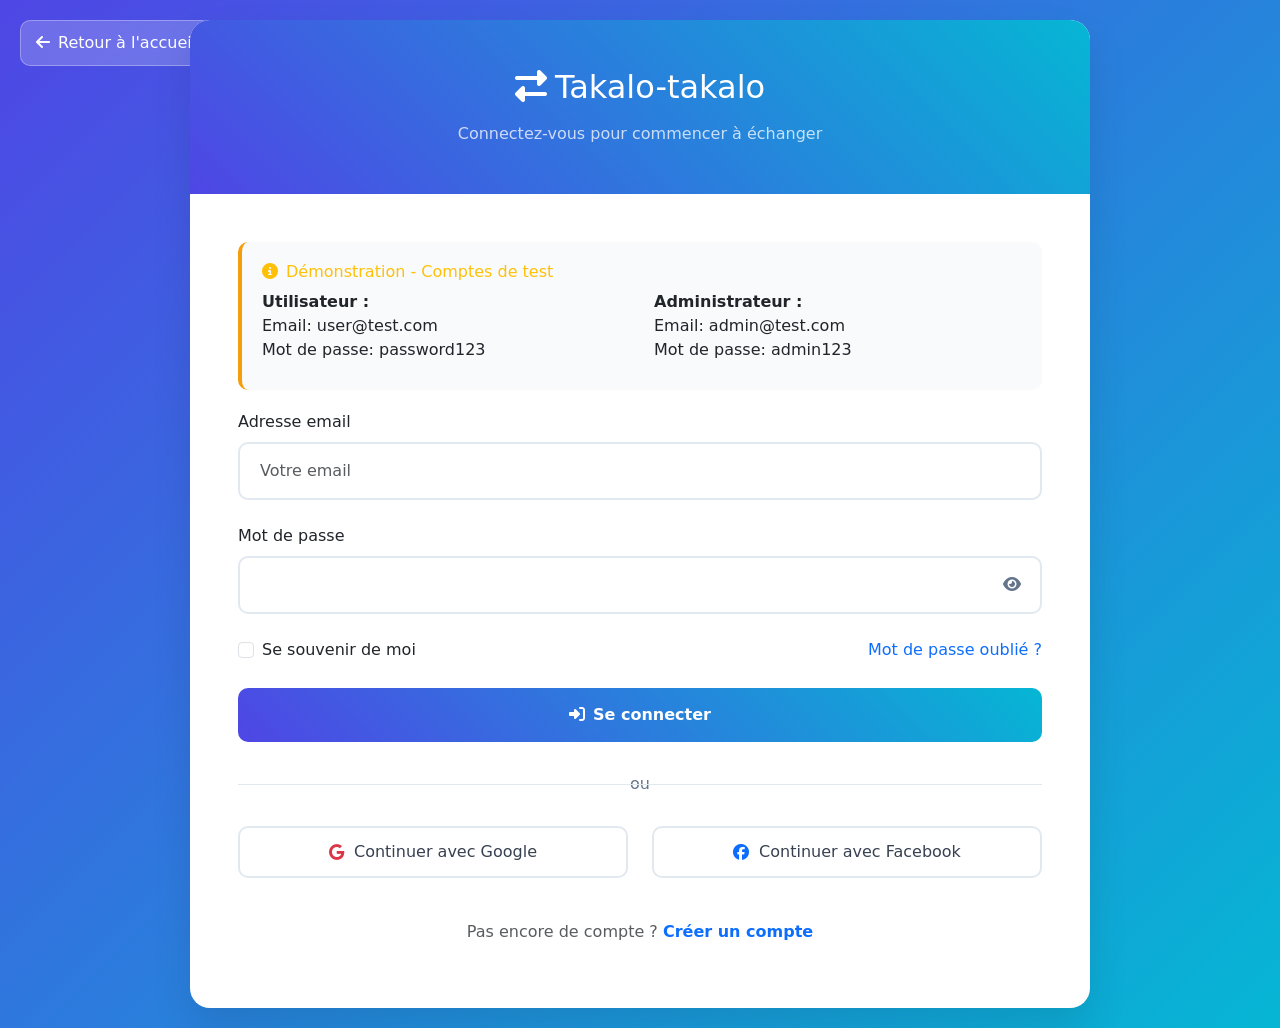
<file: public/user-login.html>
<!DOCTYPE html>
<html lang="fr">
<head>
    <meta charset="UTF-8">
    <meta name="viewport" content="width=device-width, initial-scale=1.0">
    <title>Connexion - Takalo-takalo</title>
    <link href="https://cdn.jsdelivr.net/npm/bootstrap@5.3.0/dist/css/bootstrap.min.css" rel="stylesheet">
    <link href="https://cdnjs.cloudflare.com/ajax/libs/font-awesome/6.4.0/css/all.min.css" rel="stylesheet">
    <style>
        :root {
            --primary-color: #4f46e5;
            --secondary-color: #06b6d4;
            --accent-color: #f59e0b;
        }

        body {
            background: linear-gradient(135deg, var(--primary-color) 0%, var(--secondary-color) 100%);
            min-height: 100vh;
        }

        .login-container {
            min-height: 100vh;
            display: flex;
            align-items: center;
            justify-content: center;
            padding: 20px;
        }

        .login-card {
            background: white;
            border-radius: 20px;
            box-shadow: 0 20px 40px rgba(0, 0, 0, 0.1);
            overflow: hidden;
            width: 100%;
            max-width: 900px;
        }

        .login-header {
            background: linear-gradient(45deg, var(--primary-color), var(--secondary-color));
            color: white;
            padding: 3rem;
            text-align: center;
        }

        .login-form {
            padding: 3rem;
        }

        .form-control {
            border: 2px solid #e2e8f0;
            border-radius: 10px;
            padding: 15px 20px;
            font-size: 16px;
            transition: all 0.3s ease;
        }

        .form-control:focus {
            border-color: var(--primary-color);
            box-shadow: 0 0 0 0.2rem rgba(79, 70, 229, 0.25);
        }

        .btn-login {
            background: linear-gradient(45deg, var(--primary-color), var(--secondary-color));
            border: none;
            border-radius: 10px;
            padding: 15px 30px;
            font-weight: 600;
            color: white;
            width: 100%;
            transition: all 0.3s ease;
        }

        .btn-login:hover {
            transform: translateY(-2px);
            box-shadow: 0 8px 25px rgba(79, 70, 229, 0.3);
            color: white;
        }

        .divider {
            position: relative;
            text-align: center;
            margin: 30px 0;
        }

        .divider::before {
            content: '';
            position: absolute;
            top: 50%;
            left: 0;
            right: 0;
            height: 1px;
            background: #e2e8f0;
        }

        .divider span {
            background: white;
            padding: 0 20px;
            color: #64748b;
        }

        .social-btn {
            border: 2px solid #e2e8f0;
            border-radius: 10px;
            padding: 12px;
            width: 100%;
            margin-bottom: 10px;
            text-decoration: none;
            color: #374151;
            display: flex;
            align-items: center;
            justify-content: center;
            gap: 10px;
            transition: all 0.3s ease;
        }

        .social-btn:hover {
            border-color: var(--primary-color);
            color: var(--primary-color);
            text-decoration: none;
        }

        .back-home {
            position: fixed;
            top: 20px;
            left: 20px;
            background: rgba(255, 255, 255, 0.2);
            color: white;
            border: 1px solid rgba(255, 255, 255, 0.3);
            border-radius: 10px;
            padding: 10px 15px;
            text-decoration: none;
            backdrop-filter: blur(10px);
            transition: all 0.3s ease;
        }

        .back-home:hover {
            background: rgba(255, 255, 255, 0.3);
            color: white;
            text-decoration: none;
        }

        .password-toggle {
            position: absolute;
            right: 15px;
            top: 50%;
            transform: translateY(-50%);
            background: none;
            border: none;
            color: #64748b;
            cursor: pointer;
        }

        .form-floating {
            position: relative;
        }

        .alert-demo {
            border-radius: 10px;
            border: none;
            margin-bottom: 20px;
        }

        .demo-credentials {
            background: #f8fafc;
            border-radius: 10px;
            padding: 20px;
            margin-bottom: 20px;
            border-left: 4px solid var(--accent-color);
        }

        @media (max-width: 768px) {
            .login-card {
                margin: 10px;
            }
            
            .login-header,
            .login-form {
                padding: 2rem 1.5rem;
            }
        }
    </style>
</head>
<body>
    <!-- Bouton retour -->
    <a href="index.html" class="back-home">
        <i class="fas fa-arrow-left me-2"></i>Retour à l'accueil
    </a>

    <div class="login-container">
        <div class="login-card">
            <div class="row g-0">
                <!-- En-tête -->
                <div class="col-12">
                    <div class="login-header">
                        <h2 class="mb-3">
                            <i class="fas fa-exchange-alt me-2"></i>Takalo-takalo
                        </h2>
                        <p class="mb-0 opacity-75">Connectez-vous pour commencer à échanger</p>
                    </div>
                </div>
                
                <!-- Formulaire -->
                <div class="col-12">
                    <div class="login-form">
                        <!-- Informations de démo -->
                        <div class="demo-credentials">
                            <h6 class="text-warning mb-2">
                                <i class="fas fa-info-circle me-2"></i>Démonstration - Comptes de test
                            </h6>
                            <div class="row">
                                <div class="col-md-6 mb-2">
                                    <strong>Utilisateur :</strong><br>
                                    Email: user@test.com<br>
                                    Mot de passe: password123
                                </div>
                                <div class="col-md-6">
                                    <strong>Administrateur :</strong><br>
                                    Email: admin@test.com<br>
                                    Mot de passe: admin123
                                </div>
                            </div>
                        </div>

                        <!-- Alerte de succès (masquée par défaut) -->
                        <div class="alert alert-success alert-demo d-none" id="success-alert">
                            <i class="fas fa-check-circle me-2"></i>
                            Connexion réussie ! Redirection en cours...
                        </div>

                        <!-- Alerte d'erreur (masquée par défaut) -->
                        <div class="alert alert-danger alert-demo d-none" id="error-alert">
                            <i class="fas fa-exclamation-triangle me-2"></i>
                            Email ou mot de passe incorrect.
                        </div>

                        <form id="login-form">
                            <div class="mb-4">
                                <label for="email" class="form-label">Adresse email</label>
                                <input type="email" class="form-control" id="email" name="email" 
                                       placeholder="Votre email" required>
                            </div>

                            <div class="mb-4">
                                <label for="password" class="form-label">Mot de passe</label>
                                <div class="form-floating position-relative">
                                    <input type="password" class="form-control" id="password" name="password" 
                                           placeholder="Votre mot de passe" required style="padding-right: 50px;">
                                    <button type="button" class="password-toggle" onclick="togglePassword()">
                                        <i class="fas fa-eye" id="password-icon"></i>
                                    </button>
                                </div>
                            </div>

                            <div class="row mb-4">
                                <div class="col-6">
                                    <div class="form-check">
                                        <input class="form-check-input" type="checkbox" id="remember" name="remember">
                                        <label class="form-check-label" for="remember">
                                            Se souvenir de moi
                                        </label>
                                    </div>
                                </div>
                                <div class="col-6 text-end">
                                    <a href="forgot-password.html" class="text-decoration-none">
                                        Mot de passe oublié ?
                                    </a>
                                </div>
                            </div>

                            <button type="submit" class="btn btn-login">
                                <i class="fas fa-sign-in-alt me-2"></i>Se connecter
                            </button>
                        </form>

                        <div class="divider">
                            <span>ou</span>
                        </div>

                        <div class="row">
                            <div class="col-md-6 mb-2">
                                <a href="#" class="social-btn" onclick="showSocialDemo('Google')">
                                    <i class="fab fa-google text-danger"></i>
                                    Continuer avec Google
                                </a>
                            </div>
                            <div class="col-md-6">
                                <a href="#" class="social-btn" onclick="showSocialDemo('Facebook')">
                                    <i class="fab fa-facebook text-primary"></i>
                                    Continuer avec Facebook
                                </a>
                            </div>
                        </div>

                        <div class="text-center mt-4">
                            <p class="text-muted">
                                Pas encore de compte ? 
                                <a href="register.html" class="text-decoration-none fw-bold">
                                    Créer un compte
                                </a>
                            </p>
                        </div>
                    </div>
                </div>
            </div>
        </div>
    </div>

    <script src="https://cdn.jsdelivr.net/npm/bootstrap@5.3.0/dist/js/bootstrap.bundle.min.js"></script>
    <script>
        // Toggle password visibility
        function togglePassword() {
            const passwordInput = document.getElementById('password');
            const passwordIcon = document.getElementById('password-icon');
            
            if (passwordInput.type === 'password') {
                passwordInput.type = 'text';
                passwordIcon.classList.remove('fa-eye');
                passwordIcon.classList.add('fa-eye-slash');
            } else {
                passwordInput.type = 'password';
                passwordIcon.classList.remove('fa-eye-slash');
                passwordIcon.classList.add('fa-eye');
            }
        }

        // Gestionnaire du formulaire de connexion
        document.getElementById('login-form').addEventListener('submit', function(e) {
            e.preventDefault();
            
            const email = document.getElementById('email').value;
            const password = document.getElementById('password').value;
            
            // Simulation de vérification des identifiants
            if ((email === 'user@test.com' && password === 'password123') || 
                (email === 'admin@test.com' && password === 'admin123')) {
                
                // Masquer l'alerte d'erreur
                document.getElementById('error-alert').classList.add('d-none');
                
                // Afficher l'alerte de succès
                document.getElementById('success-alert').classList.remove('d-none');
                
                // Simulation de redirection
                setTimeout(() => {
                    if (email === 'admin@test.com') {
                        window.location.href = 'admin-dashboard.html';
                    } else {
                        window.location.href = 'dashboard.html';
                    }
                }, 2000);
                
            } else {
                // Masquer l'alerte de succès
                document.getElementById('success-alert').classList.add('d-none');
                
                // Afficher l'alerte d'erreur
                document.getElementById('error-alert').classList.remove('d-none');
            }
        });

        // Démonstration des boutons sociaux
        function showSocialDemo(platform) {
            alert(`Démonstration : Connexion avec ${platform} non implémentée dans cette version statique.`);
        }

        // Auto-complétion pour la démonstration
        document.addEventListener('DOMContentLoaded', function() {
            // Ajouter des suggestions au clic sur les comptes de test
            const demoCredentials = document.querySelector('.demo-credentials');
            if (demoCredentials) {
                demoCredentials.addEventListener('click', function(e) {
                    if (e.target.tagName === 'DIV' && e.target.textContent.includes('user@test.com')) {
                        document.getElementById('email').value = 'user@test.com';
                        document.getElementById('password').value = 'password123';
                    } else if (e.target.tagName === 'DIV' && e.target.textContent.includes('admin@test.com')) {
                        document.getElementById('email').value = 'admin@test.com';
                        document.getElementById('password').value = 'admin123';
                    }
                });
            }
        });

        // Animation d'entrée
        document.addEventListener('DOMContentLoaded', function() {
            const loginCard = document.querySelector('.login-card');
            loginCard.style.opacity = '0';
            loginCard.style.transform = 'translateY(50px)';
            
            setTimeout(() => {
                loginCard.style.transition = 'all 0.6s ease';
                loginCard.style.opacity = '1';
                loginCard.style.transform = 'translateY(0)';
            }, 100);
        });
    </script>
</body>
</html>
</file>
